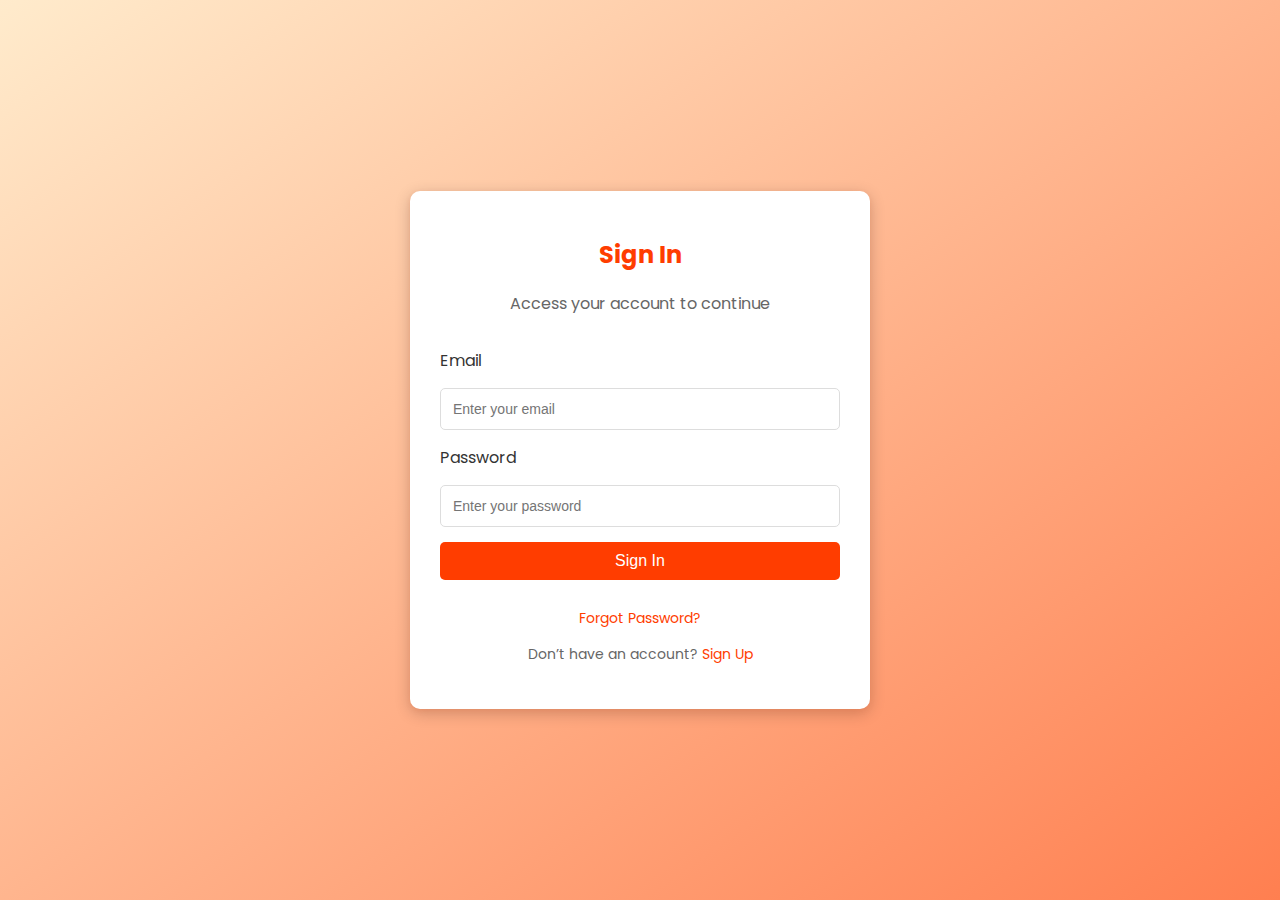
<file: skillClimbers-project/auth/signIn.html>
<!DOCTYPE html>
<html lang="en">
<head>
  <meta charset="UTF-8">
  <meta name="viewport" content="width=device-width, initial-scale=1.0">
  <link rel="stylesheet" href="signIn.css">
  <title>Sign In - Skill Climbers</title>
</head>
<body>
  <div class="signin-container">
    <div class="signin-card">
      <h1 class="signin-title">Sign In</h1>
      <p class="signin-subtitle">Access your account to continue</p>
      <form action="#">
        <label for="email">Email</label>
        <input type="email" id="email" placeholder="Enter your email" required>
        <label for="password">Password</label>
        <input type="password" id="password" placeholder="Enter your password" required>
        <button type="submit" class="signin-btn">Sign In</button>
        <div class="signin-links">
          <a href="#" class="forgot-password">Forgot Password?</a>
          <p>Don’t have an account? <a href="#" class="signup-link">Sign Up</a></p>
        </div>
      </form>
    </div>
  </div>
</body>
</html>
</file>
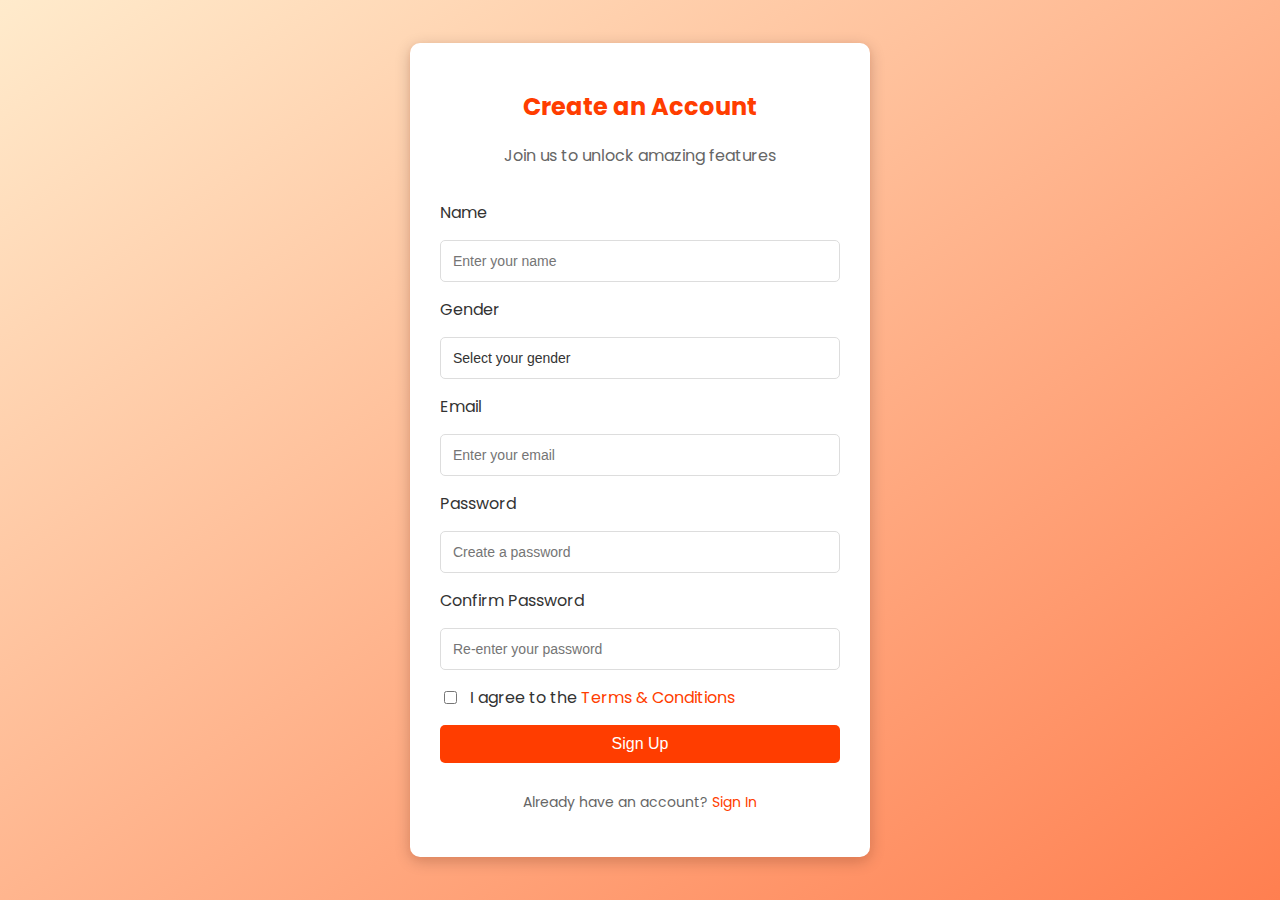
<file: skillClimbers-project/auth/signUp.html>
<!DOCTYPE html>
<html lang="en">
<head>
  <meta charset="UTF-8">
  <meta name="viewport" content="width=device-width, initial-scale=1.0">
  <link rel="stylesheet" href="signUp.css">
  <title>Sign Up - Skill Climbers</title>
</head>
<body>
  <div class="signup-container">
    <div class="signup-card">
      <h1 class="signup-title">Create an Account</h1>
      <p class="signup-subtitle">Join us to unlock amazing features</p>
      <form action="#">
        <label for="name">Name</label>
        <input type="text" id="name" placeholder="Enter your name" required>
        
        <label for="gender">Gender</label>
        <select id="gender" required>
          <option value="" disabled selected>Select your gender</option>
          <option value="male">Male</option>
          <option value="female">Female</option>
          <option value="other">Other</option>
          <option value="prefer-not-say">Prefer not to say</option>
        </select>
        
        <label for="email">Email</label>
        <input type="email" id="email" placeholder="Enter your email" required>
        
        <label for="password">Password</label>
        <input type="password" id="password" placeholder="Create a password" required>
        
        <label for="confirm-password">Confirm Password</label>
        <input type="password" id="confirm-password" placeholder="Re-enter your password" required>
        
        <div class="terms-container">
          <input type="checkbox" id="terms" required>
          <label for="terms">I agree to the <a href="#" class="terms-link">Terms & Conditions</a></label>
        </div>
        
        <button type="submit" class="signup-btn">Sign Up</button>
        <div class="signup-links">
          <p>Already have an account? <a href="#" class="signin-link">Sign In</a></p>
        </div>
      </form>
    </div>
  </div>
</body>
</html>
</file>
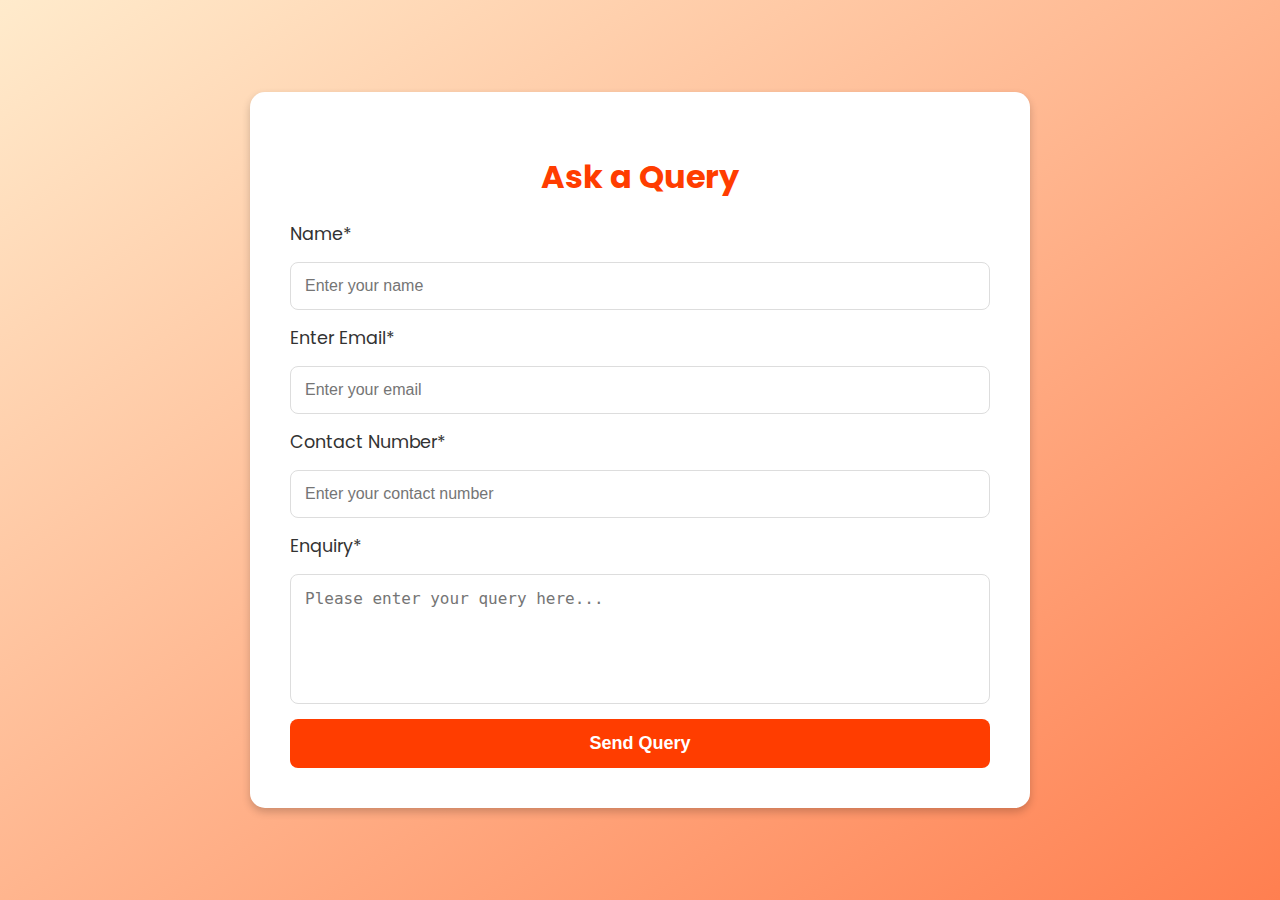
<file: skillClimbers-project/forms/query-form.html>
<!DOCTYPE html>
<html lang="en">
<head>
    <meta charset="UTF-8">
    <meta name="viewport" content="width=device-width, initial-scale=1.0">
    <title>Query Form - Skill Climbers</title>
    <link rel="stylesheet" href="query-form.css".css">
</head>
<body>

    <div class="query-container">
        <div class="query-card">
          <h1 class="query-title">Ask a Query</h1>
          <form action="#" method="POST">
            <label for="name">Name*</label>
            <input type="text" id="name" name="name" placeholder="Enter your name" required />
      
            <label for="email">Enter Email*</label>
            <input type="email" id="email" name="email" placeholder="Enter your email" required />
      
            <label for="contact">Contact Number*</label>
            <input type="tel" id="contact" name="contact" placeholder="Enter your contact number" pattern="[0-9]{10}" required />
      
            <label for="query">Enquiry*</label>
            <textarea id="query" name="query" placeholder="Please enter your query here..." required></textarea>
      
            <button type="submit" class="query-btn">Send Query</button>
          </form>
        </div>
      </div>
      
    
</body>
</html>
</file>
<file: skillClimbers-project/auth/signIn.css>
@import url("https://fonts.googleapis.com/css2?family=Onest:wght@600&family=Poppins:wght@500;600;700&display=swap");

:root {
  --ff-poppins: "Poppins", sans-serif;
}

body {
  font-family: var(--ff-poppins);
  margin: 0;
  padding: 0;
  background: linear-gradient(to bottom right, #ffebcc, #ff7f50);
  color: #333;
  display: flex;
  justify-content: center;
  align-items: center;
  min-height: 100vh;
}

.signin-container {
  display: flex;
  justify-content: center;
  align-items: center;
  width: 100%;
  height: 100%;
  padding-inline: 20px;
  box-sizing: border-box;
}

.signin-card {
  background: #FFF;
  border-radius: 10px;
  box-shadow: 0 2px 4px 0 #ff7f5040, 0 4px 16px 0 rgba(0,0,0,.2);  
  padding: 30px;
  width: 100%;
  max-width: 400px;
  display: flex;
  flex-direction: column;
  align-items: center;
}

.signin-title {
  font-size: 1.5rem;  
  color: #FF3D00;
  margin-bottom: 0.2rem;
}

.signin-subtitle {
  font-size: 1rem;  
  color: #666;
  margin-bottom: 2rem;
  text-align: center;
}

form {
  width: 100%;
  display: flex;
  flex-direction: column;
  gap: 15px;
}

label {
  font-size: 1rem;
  color: #333;
  text-align: left;
}

input {
  padding: 12px; 
  border: 1px solid #DDD;
  border-radius: 5px;
  outline: none;
  font-size: 14px;
  color: #333;
}

input:focus {
  border-color: #FF3D00;
  box-shadow: 0 0 5px rgba(255, 61, 0, 0.4);
}

.signin-btn {
  background: #FF3D00;
  color: #FFF;
  font-size: 16px;
  padding: 10px;
  border: none;
  border-radius: 5px;
  cursor: pointer;
  transition: background-color 0.3s ease, color 0.3s ease;  /* Added transition */
}

.signin-btn:hover {
  background: #e63a00;
}

.signin-links {
  margin-top: 10px;
  text-align: center;
}

.forgot-password, .signup-link {
  font-size: 14px;
  color: #FF3D00;
  text-decoration: none;
  transition: color 0.3s ease;
}

.forgot-password:hover, .signup-link:hover {
  color: #e63a00;
}

p {
  font-size: 14px;
  color: #666;
}

/* Responsiveness */
@media (max-width: 768px) {
  .signin-card {
    padding-inline: 20px;
  }

  .signin-title {
    font-size: 1.25rem;  
  }

  .signin-subtitle {
    font-size: 0.875rem; 
  }

  .signin-btn {
    font-size: 14px;
    padding: 8px;
  }

  input {
    font-size: 12px;
    padding: 8px;
  }
}

@media (max-width: 480px) {
  .signin-card {
    padding-inline: 20px;
  }

  .signin-title {
    font-size: 1.125rem;  /* smaller title on mobile */
  }

  .signin-subtitle {
    font-size: 0.75rem;  /* smaller subtitle on mobile */
  }

  label {
    font-size: 0.875rem;  /* Smaller label text on mobile */
  }

  .signin-btn {
    font-size: 12px;
    padding: 6px;
  }

  input {
    font-size: 12px;
    padding: 6px;
  }

  p {
    font-size: 12px;
  }
}
</file>
<file: skillClimbers-project/auth/signUp.css>
@import url("https://fonts.googleapis.com/css2?family=Onest:wght@600&family=Poppins:wght@500;600;700&display=swap");

:root {
  --ff-poppins: "Poppins", sans-serif;
}

body {
  font-family: var(--ff-poppins);
  margin: 0;
  padding: 0;
  background: linear-gradient(to bottom right, #ffebcc, #ff7f50);
  color: #333;
  display: flex;
  justify-content: center;
  align-items: center;
  min-height: 100vh;
  overflow: hidden; /* Prevent browser scroll bar */
}

.signup-container {
  display: flex;
  justify-content: center;
  align-items: center;
  width: 100%;
  height: 100vh; 
  padding: 20px;
  box-sizing: border-box;
}

.signup-card {
  background: #fff;
  border-radius: 10px;
  box-shadow: 0 2px 4px 0 #ff7f5040, 0 4px 16px 0 rgba(0, 0, 0, 0.2);
  padding: 30px;
  width: 100%;
  max-width: 400px;
  display: flex;
  flex-direction: column;
  align-items: center;
  max-height: 90vh;
  margin: 0 20px;
  overflow-y: scroll;
}

.signup-card::-webkit-scrollbar {
  width: 6px;
}
.signup-card::-webkit-scrollbar-thumb{
  background-color: #ff7f50;
  border: 10px;
}



.signup-title {
  font-size: 1.5rem;
  color: #ff3d00;
  margin-bottom: 0.2rem;
}

.signup-subtitle {
  font-size: 1rem;
  color: #666;
  margin-bottom: 2rem;
  text-align: center;
}

form {
  width: 100%;
  display: flex;
  flex-direction: column;
  gap: 15px;
}

label {
  font-size: 1rem;
  color: #333;
  text-align: left;
}

input,
select {
  padding: 12px;
  border: 1px solid #ddd;
  border-radius: 5px;
  font-size: 14px;
  color: #333;
  background-color: #fff;
  outline: none;
}

input:focus,
select:focus {
  border-color: #ff3d00;
  box-shadow: 0 0 5px rgba(255, 61, 0, 0.4);
}

select {
  appearance: none;
  cursor: pointer;
}

select option {
  font-size: 14px;
  color: #333;
}

.terms-container {
  display: flex;
  align-items: center;
  gap: 10px;
  font-size: 14px;
}

.terms-link {
  color: #ff3d00;
  text-decoration: none;
  transition: color 0.3s ease;
}

.terms-link:hover {
  color: #e63a00;
}

.signup-btn {
  background: #ff3d00;
  color: #fff;
  font-size: 16px;
  padding: 10px;
  border: none;
  border-radius: 5px;
  cursor: pointer;
  transition: background-color 0.3s ease, color 0.3s ease;
}

.signup-btn:hover {
  background: #e63a00;
}

.signup-links {
  text-align: center;
}

.signin-link {
  font-size: 14px;
  color: #ff3d00;
  text-decoration: none;
  transition: color 0.3s ease;
}

.signin-link:hover {
  color: #e63a00;
}

p {
  font-size: 14px;
  color: #666;
}

/* Responsiveness */
@media (max-width: 768px) {
  .signup-card {
    padding-inline: 20px;
  }

  .signup-title {
    font-size: 1.25rem;
  }

  .signup-subtitle {
    font-size: 0.875rem;
  }

  .signup-btn {
    font-size: 14px;
    padding: 8px;
  }

  input,
  select {
    font-size: 12px;
    padding: 8px;
  }
}
@media (min-width: 768px){
  .signup-card{
    max-width: 400px;
    margin: 10%;
  }
  /* .signin-cont */
}
@media (max-width: 480px) {
  .signup-card {
    padding-inline: 20px;
  }

  .signup-title {
    font-size: 1.125rem;
  }

  .signup-subtitle {
    font-size: 0.75rem;
  }

  label {
    font-size: 0.875rem;
  }

  .signup-btn {
    font-size: 12px;
    padding: 6px;
  }

  input,
  select {
    font-size: 12px;
    padding: 6px;
  }

  p {
    font-size: 12px;
  }
}
</file>
<file: skillClimbers-project/forms/query-form.css>
@import url("https://fonts.googleapis.com/css2?family=Onest:wght@600&family=Poppins:wght@500;600;700&display=swap");

:root {
  --ff-poppins: "Poppins", sans-serif;
}

body {
  font-family: var(--ff-poppins);
  padding: 0;
  margin: 0;
  background: linear-gradient(to bottom right, #ffebcc, #ff7f50);
  background-repeat: no-repeat;
  min-height: 100vh;
  display: flex;
  justify-content: center;
  align-items: center;
}
.query-container {
  width: 100%;
  display: flex;
  justify-content: center;
  align-items: center;
}

.query-card {
  background: #fff;
  border-radius: 15px;
  box-shadow: 0 4px 8px rgba(0, 0, 0, 0.2);
  padding: 30px;
  max-width: 500px;
  width: 100%;
}

.query-title {
  font-size: 1.8rem;
  color: #ff3d00;
  margin-bottom: 20px;
  text-align: center;
}

form {
  display: flex;
  flex-direction: column;
  gap: 15px;
}

label {
  font-size: 1rem;
  color: #333;
}

input,
textarea {
  /* width: 100%; */
  padding: 12px;
  font-size: 14px;
  border: 1px solid #ddd;
  border-radius: 8px;
  outline: none;
}

input:focus,
textarea:focus {
  border-color: #ff3d00;
  box-shadow: 0 0 5px rgba(255, 61, 0, 0.4);
}

textarea {
  resize: none;
  height: 100px;
}

.query-btn {
  background: #FF3D00;
  color: #fff;
  font-size: 16px;
  border: none;
  border-radius: 8px;
  padding: 12px;
  cursor: pointer;
  transition: background 0.3s ease;
  font-weight: 600;
}

.query-btn:hover {
  background: #ab1f00;
}

@media (max-width: 768px) {
    .query-card {
      padding: 20px;
    }
  
    .query-title {
      font-size: 1.6rem;
    }
  
    label {
      font-size: 0.9rem;
    }
  
    input,
    textarea {
      font-size: 13px;
      padding: 10px;
    }
  
    .query-btn {
      font-size: 14px;
      padding: 10px;
    }
  }
  
  @media (max-width: 576px) {
    .query-card {
      max-width: 90%;
      padding: 15px;
    }
  
    .query-title {
      font-size: 1.4rem;
    }
  
    label {
      font-size: 0.85rem;
    }
  
    input,
    textarea {
      font-size: 12px;
      padding: 8px;
    }
  
    .query-btn {
      font-size: 13px;
      padding: 8px;
    }
  }
  
  @media (min-width: 1200px) {
    .query-card {
      max-width: 700px;
      padding: 40px;
    }
  
    .query-title {
      font-size: 2rem;
    }
  
    label {
      font-size: 1.1rem;
    }
  
    input,
    textarea {
      font-size: 16px;
      padding: 14px;
    }
  
    .query-btn {
      font-size: 18px;
      padding: 14px;
    }
  }
</file>
